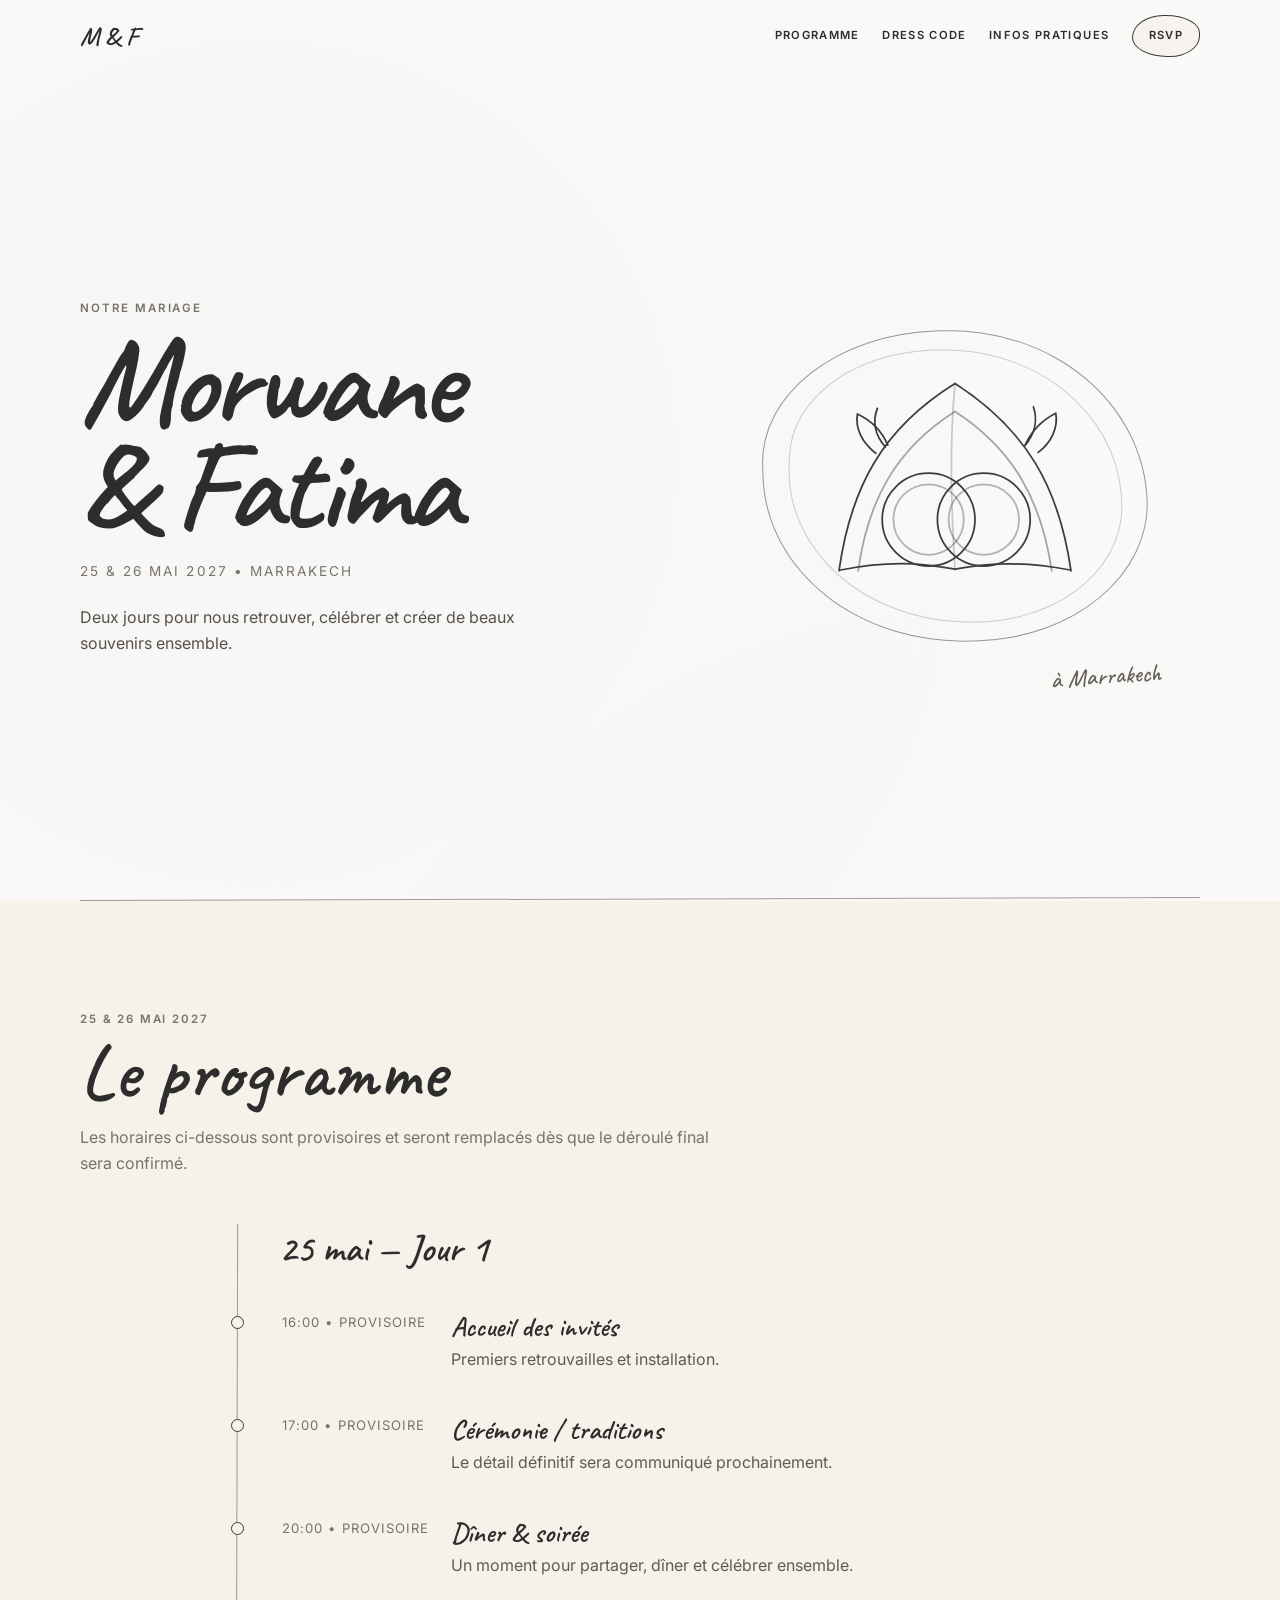
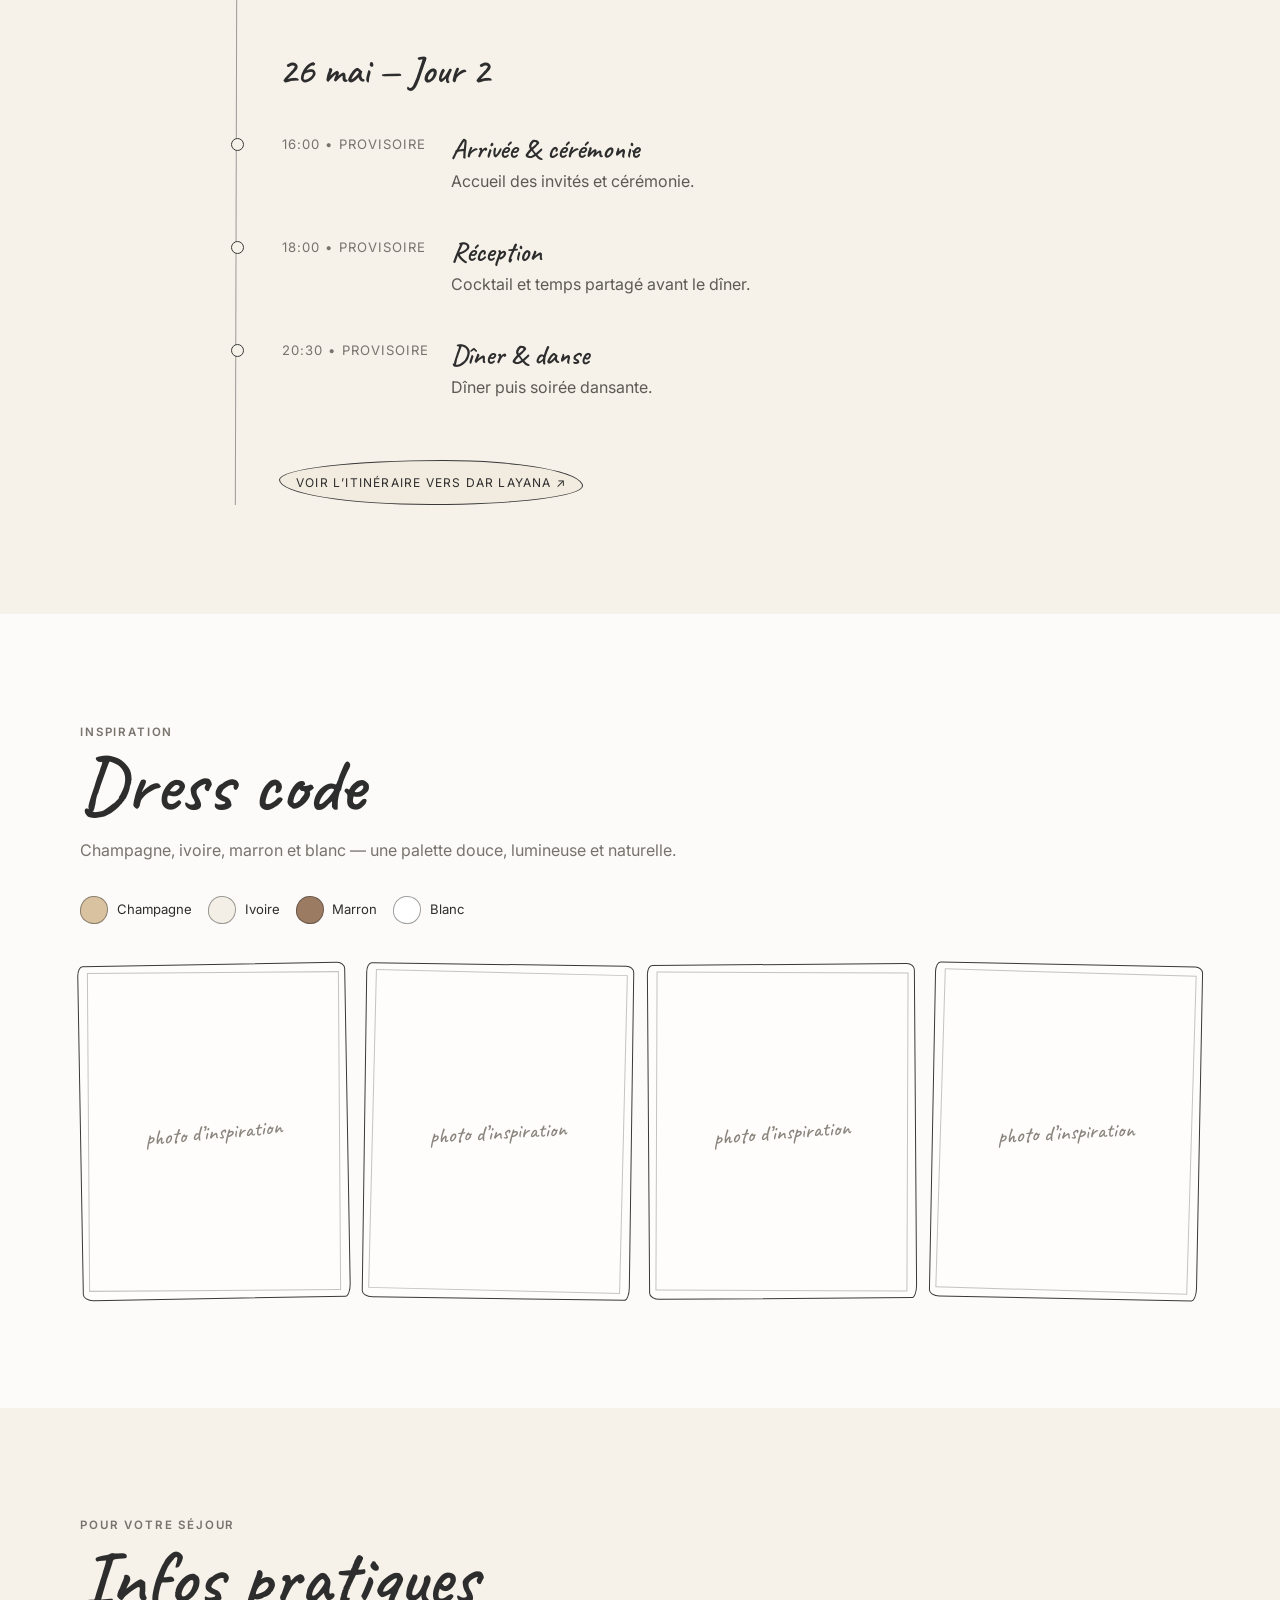
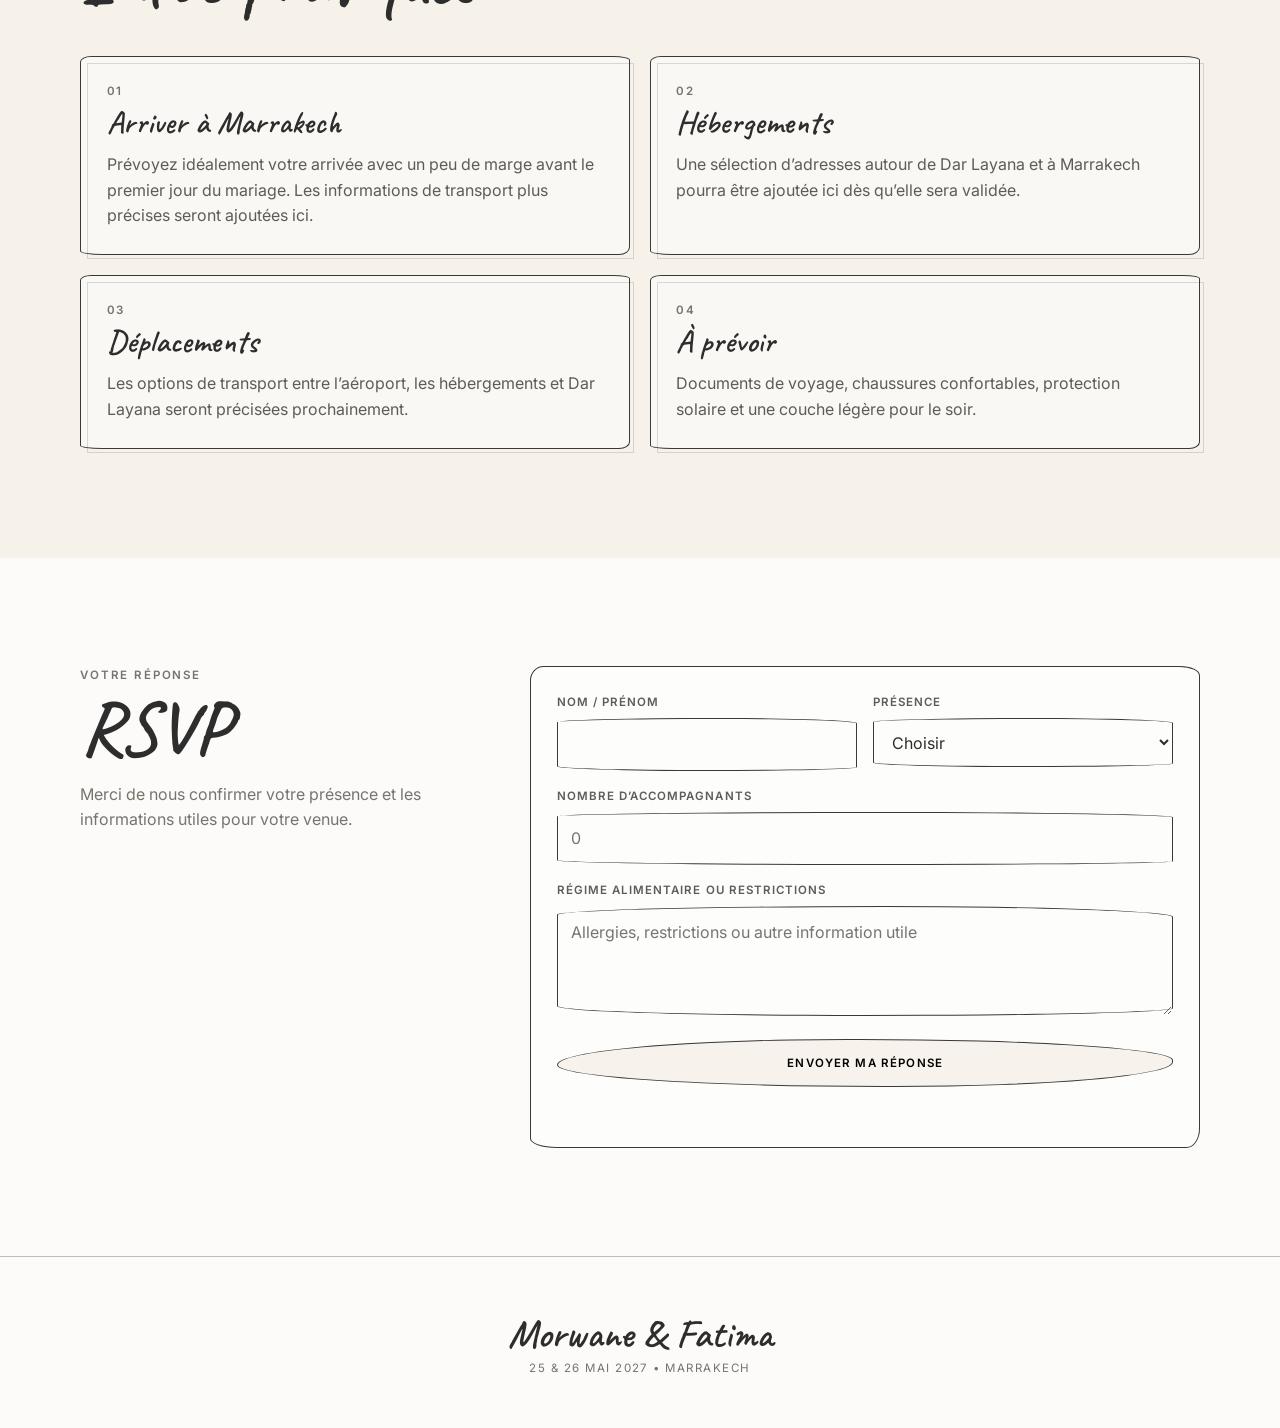
<file: sketch-concept.html>
<!doctype html>
<html lang="fr">
<head>
  <meta charset="utf-8" />
  <meta name="viewport" content="width=device-width,initial-scale=1,viewport-fit=cover" />
  <meta name="theme-color" content="#fcfbf9" />
  <meta name="robots" content="noindex,nofollow" />
  <title>Morwane & Fatima — 25 & 26 mai 2027</title>
  <meta name="description" content="Morwane & Fatima — 25 & 26 mai 2027 à Marrakech." />

  <link rel="preconnect" href="https://fonts.googleapis.com">
  <link rel="preconnect" href="https://fonts.gstatic.com" crossorigin>
  <link href="https://fonts.googleapis.com/css2?family=Caveat:wght@500;600&family=Inter:wght@400;500;600&display=swap" rel="stylesheet">

  <style>
    :root{
      --paper:#fcfbf9;
      --paper-warm:#f6f1e9;
      --ink:#2d2d2d;
      --muted:#77736d;
      --line:#393939;
      --champagne:#d8c2a0;
      --ivory:#f4efe6;
      --brown:#9c7b63;
      --white:#ffffff;
      --max:1120px;
      --ease:cubic-bezier(.2,.75,.25,1);
    }

    *{box-sizing:border-box}
    html{scroll-behavior:smooth}
    body{
      margin:0;
      color:var(--ink);
      background:
        radial-gradient(circle at 20% 10%,rgba(0,0,0,.018),transparent 34%),
        radial-gradient(circle at 80% 30%,rgba(0,0,0,.012),transparent 28%),
        var(--paper);
      font-family:"Inter",sans-serif;
      line-height:1.6;
      overflow-x:hidden;
    }
    body:before{
      content:"";
      position:fixed;
      inset:0;
      pointer-events:none;
      opacity:.18;
      background-image:
        repeating-linear-gradient(0deg,rgba(45,45,45,.018) 0 1px,transparent 1px 4px),
        repeating-linear-gradient(90deg,rgba(45,45,45,.012) 0 1px,transparent 1px 5px);
      mix-blend-mode:multiply;
      z-index:999;
    }

    a{color:inherit}
    button,input,select,textarea{font:inherit}
    img,svg{display:block;max-width:100%}
    .wrap{width:min(var(--max),88vw);margin-inline:auto}

    .sketch-line{
      height:1px;
      background:var(--line);
      opacity:.48;
      transform:rotate(-.15deg);
      transform-origin:left center;
    }

    .eyebrow{
      font-size:.72rem;
      text-transform:uppercase;
      letter-spacing:.16em;
      color:var(--muted);
      font-weight:600;
    }

    .script{
      font-family:"Caveat",cursive;
      font-weight:600;
      letter-spacing:.01em;
    }

    .section{
      padding:6.8rem 0;
      position:relative;
    }

    .section-title{
      font:600 clamp(3rem,6vw,5.4rem)/.98 "Caveat",cursive;
      margin:.35rem 0 1rem;
    }

    .section-intro{
      max-width:650px;
      color:var(--muted);
      font-size:1rem;
      margin:0;
    }

    /* NAVIGATION */
    .site-header{
      position:fixed;
      top:0;left:0;right:0;
      z-index:50;
      transition:background .3s ease,border-color .3s ease;
    }
    .site-header.scrolled{
      background:rgba(252,251,249,.93);
      backdrop-filter:blur(12px);
      border-bottom:1px solid rgba(45,45,45,.12);
    }
    .nav{
      height:72px;
      display:flex;
      align-items:center;
      gap:1.4rem;
    }
    .brand{
      text-decoration:none;
      font:600 1.65rem "Caveat",cursive;
    }
    .nav-links{
      margin-left:auto;
      display:flex;
      align-items:center;
      gap:1.4rem;
    }
    .nav-links a{
      text-decoration:none;
      font-size:.7rem;
      text-transform:uppercase;
      letter-spacing:.12em;
      font-weight:600;
    }
    .nav-links a:last-child{
      padding:.7rem 1rem;
      border:1px solid var(--line);
      border-radius:48% 52% 46% 54% / 56% 44% 52% 48%;
      background:rgba(216,194,160,.12);
    }
    .menu-btn{
      display:none;
      margin-left:auto;
      border:0;
      background:transparent;
      width:44px;
      height:44px;
      cursor:pointer;
    }
    .menu-btn span{
      display:block;
      width:22px;
      height:1px;
      margin:5px auto;
      background:var(--ink);
    }
    .mobile-menu{
      display:none;
      position:fixed;
      inset:72px 0 auto;
      background:var(--paper);
      border-bottom:1px solid rgba(45,45,45,.16);
      padding:1rem 6vw 1.5rem;
      z-index:45;
    }
    .mobile-menu.open{display:block}
    .mobile-menu a{
      display:block;
      text-decoration:none;
      padding:.85rem 0;
      border-bottom:1px solid rgba(45,45,45,.12);
      font:600 1.3rem "Caveat",cursive;
    }

    /* HERO */
    .hero{
      min-height:100svh;
      display:grid;
      align-items:center;
      padding-top:72px;
      position:relative;
      overflow:hidden;
    }
    .hero-grid{
      display:grid;
      grid-template-columns:1.05fr .95fr;
      align-items:center;
      gap:7vw;
      padding:4rem 0;
    }
    .hero h1{
      font:600 clamp(4.5rem,10vw,8.6rem)/.82 "Caveat",cursive;
      margin:.7rem 0 1.4rem;
      letter-spacing:-.035em;
    }
    .hero-meta{
      font-size:.85rem;
      letter-spacing:.15em;
      text-transform:uppercase;
      color:var(--muted);
    }
    .hero-note{
      max-width:480px;
      margin-top:1.4rem;
      color:#55514d;
      font-size:1rem;
    }
    .hero-art{
      min-height:500px;
      display:grid;
      place-items:center;
      position:relative;
    }
    .hero-art:before,
    .hero-art:after{
      content:"";
      position:absolute;
      border:1px solid rgba(45,45,45,.48);
      width:78%;
      height:62%;
      border-radius:47% 53% 46% 54% / 42% 58% 44% 56%;
      transform:rotate(-2deg);
    }
    .hero-art:after{
      width:68%;
      height:54%;
      transform:rotate(2deg);
      opacity:.45;
    }
    .line-art{
      width:min(400px,84%);
      position:relative;
      z-index:2;
      opacity:.92;
    }
    .hero-caption{
      position:absolute;
      bottom:9%;
      right:8%;
      font:500 1.55rem "Caveat",cursive;
      transform:rotate(-4deg);
      color:#64605a;
    }

    /* PROGRAMME */
    .programme{background:var(--paper-warm)}
    .timeline{
      max-width:850px;
      margin:3rem auto 0;
      position:relative;
    }
    .timeline:before{
      content:"";
      position:absolute;
      left:21px;
      top:0;bottom:0;
      width:1px;
      background:rgba(45,45,45,.44);
      transform:rotate(.15deg);
    }
    .day-label{
      margin:3rem 0 1rem 4rem;
      font:600 2.4rem "Caveat",cursive;
    }
    .event{
      position:relative;
      display:grid;
      grid-template-columns:48px 150px 1fr;
      gap:1.2rem;
      padding:1.25rem 0;
    }
    .event:before{
      content:"";
      width:11px;height:11px;
      border:1px solid var(--line);
      border-radius:50%;
      background:var(--paper-warm);
      position:absolute;
      left:16px;top:1.7rem;
    }
    .event-time{
      grid-column:2;
      color:var(--muted);
      font-size:.82rem;
      text-transform:uppercase;
      letter-spacing:.08em;
      padding-top:.15rem;
    }
    .event-copy{grid-column:3}
    .event-copy h3{
      font:600 1.75rem "Caveat",cursive;
      margin:0 0 .15rem;
    }
    .event-copy p{margin:0;color:#5e5b56}
    .map-link{
      margin:2.5rem 0 0 4rem;
      display:inline-flex;
      align-items:center;
      gap:.7rem;
      text-decoration:none;
      padding:.75rem 1rem;
      border:1px solid var(--line);
      border-radius:54% 46% 50% 50% / 44% 58% 42% 56%;
      background:rgba(216,194,160,.14);
      font-size:.75rem;
      text-transform:uppercase;
      letter-spacing:.1em;
      transition:transform .2s ease,background .2s ease;
    }
    .map-link:hover{transform:rotate(-1deg);background:rgba(216,194,160,.22)}

    /* DRESS CODE */
    .palette{
      display:flex;
      gap:1rem;
      flex-wrap:wrap;
      margin-top:2rem;
    }
    .color-chip{
      display:flex;
      align-items:center;
      gap:.55rem;
      font-size:.82rem;
    }
    .color-dot{
      width:28px;height:28px;
      border:1px solid rgba(45,45,45,.45);
      border-radius:49% 51% 46% 54% / 53% 47% 55% 45%;
    }
    .dot-champagne{background:var(--champagne)}
    .dot-ivory{background:var(--ivory)}
    .dot-brown{background:var(--brown)}
    .dot-white{background:#fff}

    .mood-grid{
      display:grid;
      grid-template-columns:repeat(4,1fr);
      gap:1rem;
      margin-top:2.5rem;
    }
    .mood-slot{
      aspect-ratio:4/5;
      border:1px solid var(--line);
      position:relative;
      background:rgba(255,255,255,.45);
      transform:rotate(var(--r,0deg));
      overflow:hidden;
      border-radius:2% 3% 2% 4% / 3% 2% 4% 2%;
    }
    .mood-slot:before{
      content:"";
      position:absolute;
      inset:7px;
      border:1px solid rgba(45,45,45,.28);
      transform:rotate(.6deg);
      pointer-events:none;
    }
    .mood-slot:after{
      content:"photo d’inspiration";
      position:absolute;
      left:50%;top:50%;
      transform:translate(-50%,-50%) rotate(-4deg);
      width:max-content;
      font:500 1.35rem "Caveat",cursive;
      color:#8a847d;
    }

    /* INFOS */
    .practical{background:var(--paper-warm)}
    .info-grid{
      display:grid;
      grid-template-columns:1fr 1fr;
      gap:1.2rem;
      margin-top:2.5rem;
    }
    .info-card{
      padding:1.6rem;
      border:1px solid var(--line);
      border-radius:2% 3% 2% 4% / 3% 2% 4% 2%;
      background:rgba(255,255,255,.5);
      position:relative;
    }
    .info-card:after{
      content:"";
      position:absolute;
      inset:6px -5px -5px 6px;
      border:1px solid rgba(45,45,45,.16);
      pointer-events:none;
    }
    .info-card h3{
      font:600 2rem "Caveat",cursive;
      margin:.1rem 0 .55rem;
    }
    .info-card p{margin:0;color:#5f5b56}

    /* RSVP */
    .rsvp-grid{
      display:grid;
      grid-template-columns:.7fr 1.3fr;
      gap:7vw;
      align-items:start;
    }
    .form{
      border:1px solid var(--line);
      padding:1.6rem;
      border-radius:2% 3% 2% 4% / 3% 2% 4% 2%;
      background:rgba(255,255,255,.55);
    }
    .fields{
      display:grid;
      grid-template-columns:1fr 1fr;
      gap:1rem;
    }
    .field.full{grid-column:1/-1}
    label{
      display:block;
      margin-bottom:.4rem;
      font-size:.72rem;
      text-transform:uppercase;
      letter-spacing:.09em;
      font-weight:600;
      color:#5f5c57;
    }
    input,select,textarea{
      width:100%;
      min-height:46px;
      border:1px solid var(--line);
      background:transparent;
      padding:.8rem .85rem;
      border-radius:53% 47% 50% 50% / 8% 10% 7% 9%;
      color:var(--ink);
      outline:none;
    }
    textarea{min-height:110px;resize:vertical}
    input:focus,select:focus,textarea:focus{
      box-shadow:0 0 0 3px rgba(216,194,160,.24);
    }
    .submit{
      width:100%;
      margin-top:1rem;
      min-height:48px;
      border:1px solid var(--line);
      background:rgba(216,194,160,.18);
      border-radius:48% 52% 46% 54% / 55% 45% 53% 47%;
      cursor:pointer;
      font-weight:600;
      text-transform:uppercase;
      letter-spacing:.1em;
      font-size:.72rem;
    }
    .status{
      min-height:1.4rem;
      margin-top:.7rem;
      color:#5d5b56;
      font-size:.9rem;
    }

    footer{
      border-top:1px solid rgba(45,45,45,.3);
      padding:3.2rem 0;
      text-align:center;
    }
    .footer-names{font:600 2.5rem "Caveat",cursive}
    .footer-meta{font-size:.72rem;letter-spacing:.13em;text-transform:uppercase;color:var(--muted)}

    .reveal{opacity:0;transform:translateY(14px);transition:opacity .7s var(--ease),transform .7s var(--ease)}
    .reveal.visible{opacity:1;transform:none}

    @media(max-width:900px){
      .nav-links{display:none}
      .menu-btn{display:block}
      .hero-grid,.rsvp-grid{grid-template-columns:1fr}
      .hero-art{min-height:390px}
      .info-grid{grid-template-columns:1fr}
      .mood-grid{grid-template-columns:1fr 1fr}
    }

    @media(max-width:620px){
      .wrap{width:min(100% - 2rem,var(--max))}
      .section{padding:4.7rem 0}
      .hero{min-height:auto}
      .hero-grid{padding:5.2rem 0 3rem}
      .hero h1{font-size:clamp(4rem,19vw,6.6rem)}
      .hero-art{min-height:330px}
      .event{grid-template-columns:40px 1fr;gap:.35rem}
      .timeline:before{left:17px}
      .event:before{left:12px}
      .event-time{grid-column:2}
      .event-copy{grid-column:2}
      .day-label,.map-link{margin-left:3.1rem}
      .mood-grid{grid-template-columns:1fr 1fr}
      .fields{grid-template-columns:1fr}
      .field.full{grid-column:auto}
    }

    @media(prefers-reduced-motion:reduce){
      html{scroll-behavior:auto}
      *{transition-duration:.01ms!important;animation-duration:.01ms!important}
      .reveal{opacity:1;transform:none}
    }
  </style>
</head>
<body>

<header class="site-header" id="header">
  <div class="wrap nav">
    <a href="#top" class="brand">M & F</a>
    <nav class="nav-links" aria-label="Navigation principale">
      <a href="#programme">Programme</a>
      <a href="#dresscode">Dress code</a>
      <a href="#pratique">Infos pratiques</a>
      <a href="#rsvp">RSVP</a>
    </nav>
    <button class="menu-btn" id="menuBtn" aria-label="Ouvrir le menu" aria-expanded="false">
      <span></span><span></span>
    </button>
  </div>
</header>

<nav class="mobile-menu" id="mobileMenu" aria-hidden="true">
  <a href="#programme">Programme</a>
  <a href="#dresscode">Dress code</a>
  <a href="#pratique">Infos pratiques</a>
  <a href="#rsvp">RSVP</a>
</nav>

<main id="top">
  <section class="hero">
    <div class="wrap hero-grid">
      <div class="reveal">
        <div class="eyebrow">Notre mariage</div>
        <h1>Morwane<br>& Fatima</h1>
        <div class="hero-meta">25 & 26 mai 2027 • Marrakech</div>
        <p class="hero-note">Deux jours pour nous retrouver, célébrer et créer de beaux souvenirs ensemble.</p>
      </div>

      <div class="hero-art reveal" aria-label="Illustration dessinée au trait de deux alliances et d'une arche">
        <svg class="line-art" viewBox="0 0 500 500" role="img" aria-hidden="true">
          <g fill="none" stroke="#2d2d2d" stroke-width="2.2" stroke-linecap="round" stroke-linejoin="round">
            <path d="M105 356 C120 250 160 178 250 122 C340 180 380 252 395 356"/>
            <path d="M129 356 C141 268 176 204 250 157 C324 205 358 269 371 356" opacity=".45"/>
            <path d="M250 121 C244 190 244 255 250 355" opacity=".25"/>
            <circle cx="217" cy="292" r="58"/>
            <circle cx="286" cy="292" r="58"/>
            <circle cx="217" cy="292" r="44" opacity=".38"/>
            <circle cx="286" cy="292" r="44" opacity=".38"/>
            <path d="M107 355 C163 344 203 345 250 354 C298 345 339 345 394 355"/>
            <path d="M151 209 C134 196 125 178 128 160 C145 168 159 182 166 199"/>
            <path d="M354 208 C371 195 379 177 376 159 C360 167 346 181 338 198"/>
            <path d="M163 201 C149 186 147 168 153 153"/>
            <path d="M337 200 C351 184 353 166 348 151"/>
          </g>
        </svg>
        <div class="hero-caption">à Marrakech</div>
      </div>
    </div>
  </section>

  <div class="wrap"><div class="sketch-line"></div></div>

  <section class="section programme" id="programme">
    <div class="wrap">
      <div class="reveal">
        <div class="eyebrow">25 & 26 mai 2027</div>
        <h2 class="section-title">Le programme</h2>
        <p class="section-intro">Les horaires ci-dessous sont provisoires et seront remplacés dès que le déroulé final sera confirmé.</p>
      </div>

      <div class="timeline reveal">
        <div class="day-label">25 mai — Jour 1</div>

        <div class="event">
          <div class="event-time">16:00 • provisoire</div>
          <div class="event-copy"><h3>Accueil des invités</h3><p>Premiers retrouvailles et installation.</p></div>
        </div>
        <div class="event">
          <div class="event-time">17:00 • provisoire</div>
          <div class="event-copy"><h3>Cérémonie / traditions</h3><p>Le détail définitif sera communiqué prochainement.</p></div>
        </div>
        <div class="event">
          <div class="event-time">20:00 • provisoire</div>
          <div class="event-copy"><h3>Dîner & soirée</h3><p>Un moment pour partager, dîner et célébrer ensemble.</p></div>
        </div>

        <div class="day-label">26 mai — Jour 2</div>

        <div class="event">
          <div class="event-time">16:00 • provisoire</div>
          <div class="event-copy"><h3>Arrivée & cérémonie</h3><p>Accueil des invités et cérémonie.</p></div>
        </div>
        <div class="event">
          <div class="event-time">18:00 • provisoire</div>
          <div class="event-copy"><h3>Réception</h3><p>Cocktail et temps partagé avant le dîner.</p></div>
        </div>
        <div class="event">
          <div class="event-time">20:30 • provisoire</div>
          <div class="event-copy"><h3>Dîner & danse</h3><p>Dîner puis soirée dansante.</p></div>
        </div>

        <a class="map-link" href="https://www.google.com/maps/search/?api=1&query=Dar+Layana+Marrakech" target="_blank" rel="noopener">Voir l’itinéraire vers Dar Layana ↗</a>
      </div>
    </div>
  </section>

  <section class="section" id="dresscode">
    <div class="wrap">
      <div class="reveal">
        <div class="eyebrow">Inspiration</div>
        <h2 class="section-title">Dress code</h2>
        <p class="section-intro">Champagne, ivoire, marron et blanc — une palette douce, lumineuse et naturelle.</p>

        <div class="palette" aria-label="Palette du dress code">
          <div class="color-chip"><span class="color-dot dot-champagne"></span>Champagne</div>
          <div class="color-chip"><span class="color-dot dot-ivory"></span>Ivoire</div>
          <div class="color-chip"><span class="color-dot dot-brown"></span>Marron</div>
          <div class="color-chip"><span class="color-dot dot-white"></span>Blanc</div>
        </div>
      </div>

      <div class="mood-grid reveal">
        <div class="mood-slot" style="--r:-1deg"></div>
        <div class="mood-slot" style="--r:.8deg"></div>
        <div class="mood-slot" style="--r:-.4deg"></div>
        <div class="mood-slot" style="--r:1.1deg"></div>
      </div>
    </div>
  </section>

  <section class="section practical" id="pratique">
    <div class="wrap">
      <div class="reveal">
        <div class="eyebrow">Pour votre séjour</div>
        <h2 class="section-title">Infos pratiques</h2>
      </div>

      <div class="info-grid reveal">
        <article class="info-card">
          <div class="eyebrow">01</div>
          <h3>Arriver à Marrakech</h3>
          <p>Prévoyez idéalement votre arrivée avec un peu de marge avant le premier jour du mariage. Les informations de transport plus précises seront ajoutées ici.</p>
        </article>

        <article class="info-card">
          <div class="eyebrow">02</div>
          <h3>Hébergements</h3>
          <p>Une sélection d’adresses autour de Dar Layana et à Marrakech pourra être ajoutée ici dès qu’elle sera validée.</p>
        </article>

        <article class="info-card">
          <div class="eyebrow">03</div>
          <h3>Déplacements</h3>
          <p>Les options de transport entre l’aéroport, les hébergements et Dar Layana seront précisées prochainement.</p>
        </article>

        <article class="info-card">
          <div class="eyebrow">04</div>
          <h3>À prévoir</h3>
          <p>Documents de voyage, chaussures confortables, protection solaire et une couche légère pour le soir.</p>
        </article>
      </div>
    </div>
  </section>

  <section class="section" id="rsvp">
    <div class="wrap rsvp-grid">
      <div class="reveal">
        <div class="eyebrow">Votre réponse</div>
        <h2 class="section-title">RSVP</h2>
        <p class="section-intro">Merci de nous confirmer votre présence et les informations utiles pour votre venue.</p>
      </div>

      <form class="form reveal" id="rsvpForm" action="https://formspree.io/f/xeajyaqe" method="POST">
        <div class="fields">
          <div class="field">
            <label for="name">Nom / Prénom</label>
            <input id="name" name="name" autocomplete="name" required>
          </div>

          <div class="field">
            <label for="presence">Présence</label>
            <select id="presence" name="presence" required>
              <option value="">Choisir</option>
              <option>Présent les deux jours</option>
              <option>Uniquement le 25</option>
              <option>Uniquement le 26</option>
              <option>Absent</option>
            </select>
          </div>

          <div class="field full">
            <label for="guests">Nombre d’accompagnants</label>
            <input id="guests" name="guests" type="number" min="0" inputmode="numeric" placeholder="0">
          </div>

          <div class="field full">
            <label for="diet">Régime alimentaire ou restrictions</label>
            <textarea id="diet" name="diet" placeholder="Allergies, restrictions ou autre information utile"></textarea>
          </div>
        </div>

        <input type="text" name="_gotcha" tabindex="-1" autocomplete="off" style="position:absolute;left:-9999px">

        <button class="submit" type="submit">Envoyer ma réponse</button>
        <div class="status" id="formStatus" role="status" aria-live="polite"></div>
      </form>
    </div>
  </section>
</main>

<footer>
  <div class="wrap">
    <div class="footer-names">Morwane & Fatima</div>
    <div class="footer-meta">25 & 26 mai 2027 • Marrakech</div>
  </div>
</footer>

<script>
  const header=document.getElementById('header');
  const menuBtn=document.getElementById('menuBtn');
  const mobileMenu=document.getElementById('mobileMenu');

  addEventListener('scroll',()=>{
    header.classList.toggle('scrolled',scrollY>24);
  },{passive:true});

  menuBtn.addEventListener('click',()=>{
    const open=mobileMenu.classList.toggle('open');
    menuBtn.setAttribute('aria-expanded',String(open));
    mobileMenu.setAttribute('aria-hidden',String(!open));
  });

  mobileMenu.querySelectorAll('a').forEach(link=>{
    link.addEventListener('click',()=>{
      mobileMenu.classList.remove('open');
      menuBtn.setAttribute('aria-expanded','false');
      mobileMenu.setAttribute('aria-hidden','true');
    });
  });

  const observer=new IntersectionObserver(entries=>{
    entries.forEach(entry=>{
      if(entry.isIntersecting){
        entry.target.classList.add('visible');
        observer.unobserve(entry.target);
      }
    });
  },{threshold:.12});

  document.querySelectorAll('.reveal').forEach(el=>observer.observe(el));

  const form=document.getElementById('rsvpForm');
  const status=document.getElementById('formStatus');

  form.addEventListener('submit',async(event)=>{
    event.preventDefault();
    status.textContent='Envoi…';

    const submit=form.querySelector('button[type="submit"]');
    submit.disabled=true;

    try{
      const response=await fetch(form.action,{
        method:'POST',
        body:new FormData(form),
        headers:{Accept:'application/json'}
      });

      if(!response.ok) throw new Error('Form error');

      form.reset();
      status.textContent='Merci — votre réponse a bien été envoyée.';
    }catch(error){
      status.textContent='Un problème est survenu. Merci de réessayer.';
    }finally{
      submit.disabled=false;
    }
  });
</script>

</body>
</html>
</file>
